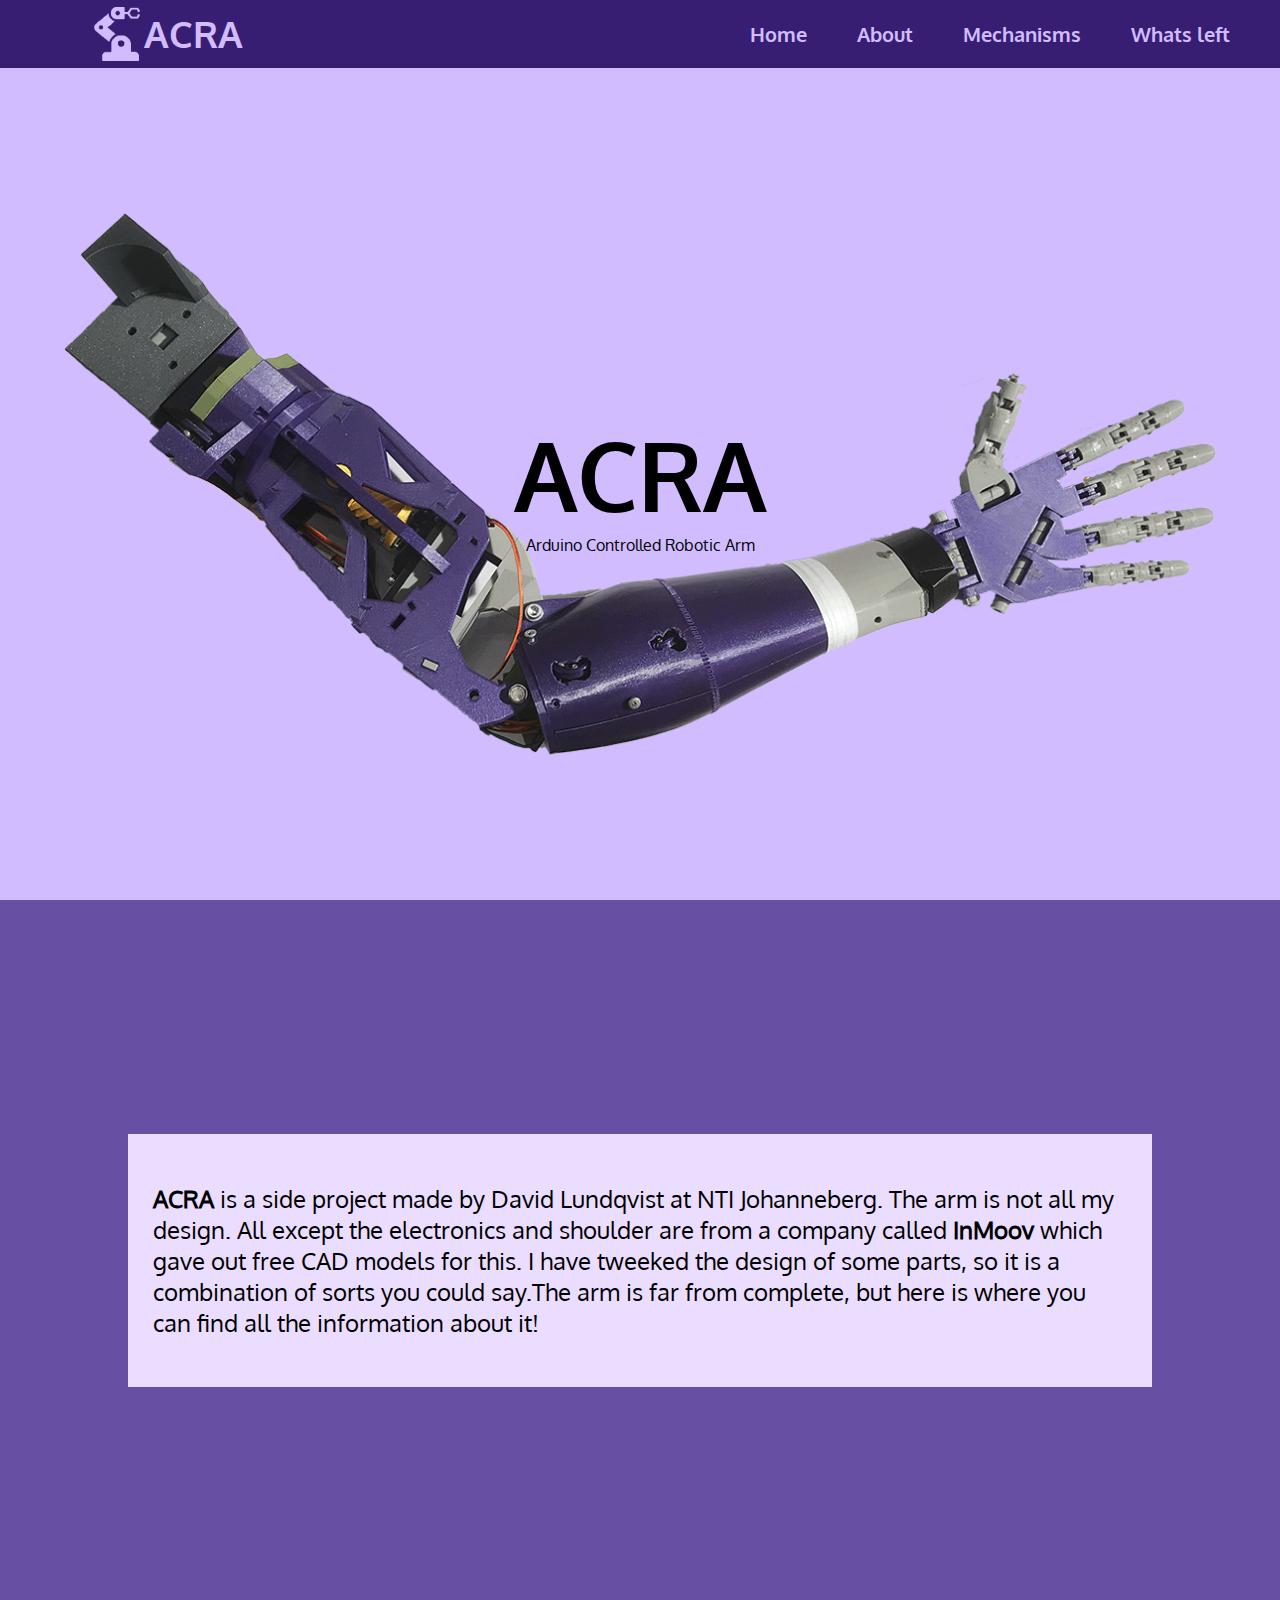
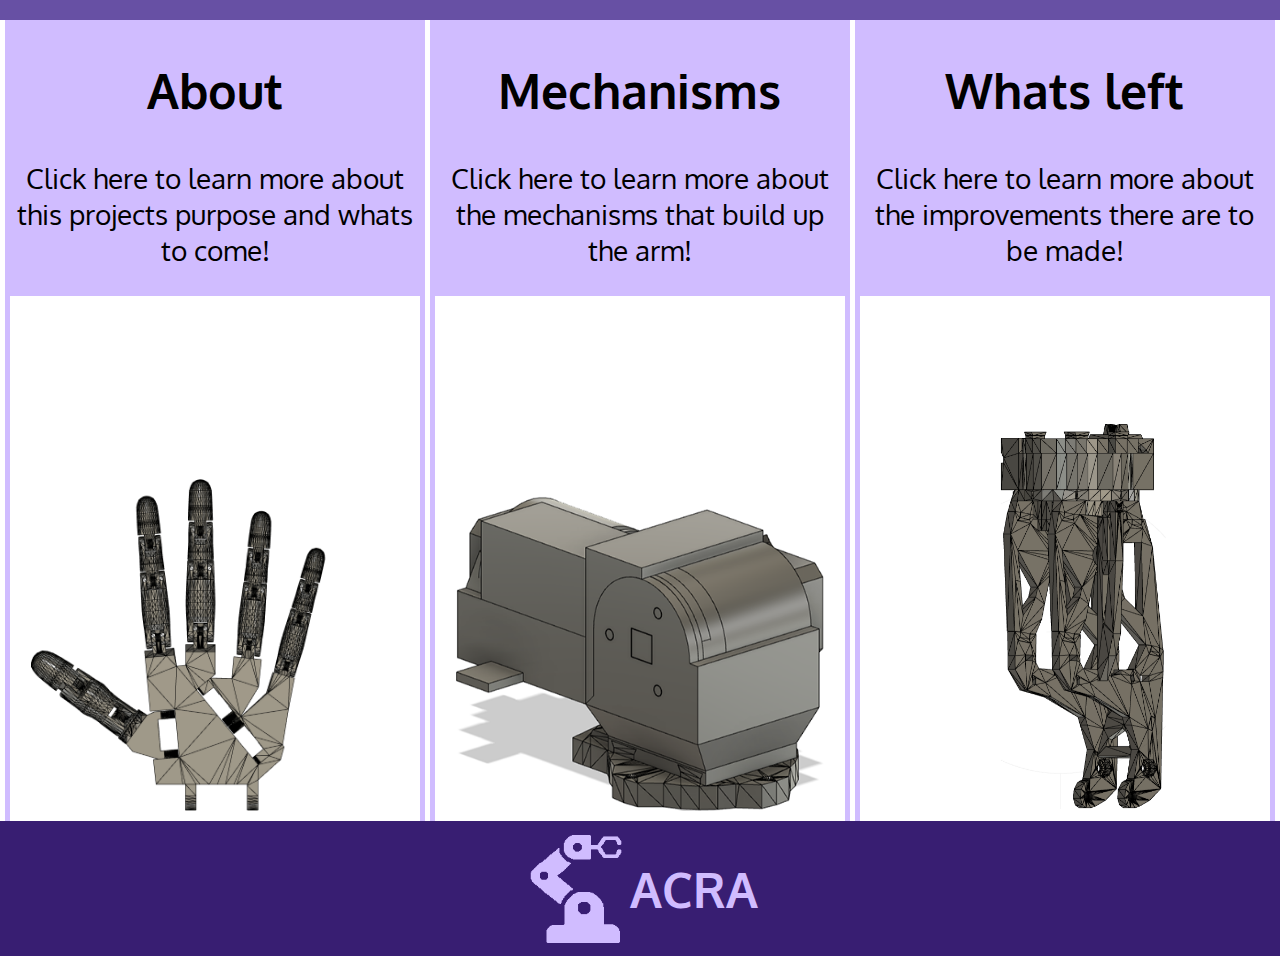
<file: index.html>
<!DOCTYPE html>
<html lang="en">
<head>
  <meta charset="UTF-8">
  <meta name="viewport" content="width=device-width, initial-scale=1.0">
  <title>HomePage</title>
  <link rel="stylesheet" href="css/css.css">
</head>
<body>

  <div class="menu">
    <a href="">Home</a>
    <a href="about.html">About</a>
    <a href="mechanisms.html">Mechanisms</a>
    <a href="whatsleft.html">Whats left</a>
  </div>
  <div class="fade-layer"></div>

  <div class="wrapper">
    
    <nav>
      <div class="menuButton">
        <img src="img/menuButton.png" alt="Menu Button">
      </div>
      <div class="logo">
        <img src="img/robotlogo.png" alt="Logo">
        <h3>ACRA</h3>
      </div>
      <a href="">Home</a>
      <a href="about.html">About</a>
      <a href="mechanisms.html">Mechanisms</a>
      <a href="whatsleft.html">Whats left</a>
    </nav>

    <header class="headerIndex">
        <div class="blur">
          <h1><strong>ACRA</strong></h1>
          <p>Arduino Controlled Robotic Arm</p>
        </div>
    </header>

    <main class="mainIndex">
      <div class="mainIndexAbout">
        <p>
          <strong>ACRA</strong> is a side project made by David Lundqvist at NTI Johanneberg. The arm is not all my design. All except the electronics
          and shoulder are from a company called <strong>InMoov</strong> which gave out free CAD models for this. I have tweeked the design of some parts,
          so it is a combination of sorts you could say.The arm is far from complete, but here is where you can find all the 
          information about it!
        </p>
      </div>
    </main>

    <section class="indexSection">
      <a href="about.html">
        <div class="indexSubtitle">
          <h2>About</h2>
          <p>Click here to learn more about this projects purpose and whats to come!</p>
        </div>
        <img src="img/palm.png" alt="Click here to learn more about the project!">
      </a>

      <a href="mechanisms.html">
        <div class="indexSubtitle">
          <h2>Mechanisms</h2>
          <p>Click here to learn more about the mechanisms that build up the arm!</p>
        </div>
        <img src="img/sHOULDER.png" alt="Click here to learn more about the mechanisms!">
      </a>
      
      <a href="whatsleft.html">
        <div class="indexSubtitle">
          <h2>Whats left</h2>
          <p>Click here to learn more about the improvements there are to be made!</p>
        </div>
        <img src="img/bicepModel.png" alt="Click here to learn more about the future of the project!">
      </a>

    </section>

    <footer>
      <img src="img/robotlogo.png" alt="Logo">
      <h3>ACRA</h3>
    </footer>

  </div>
  <script src="js/js.js"></script>
</body>
</html>
</file>
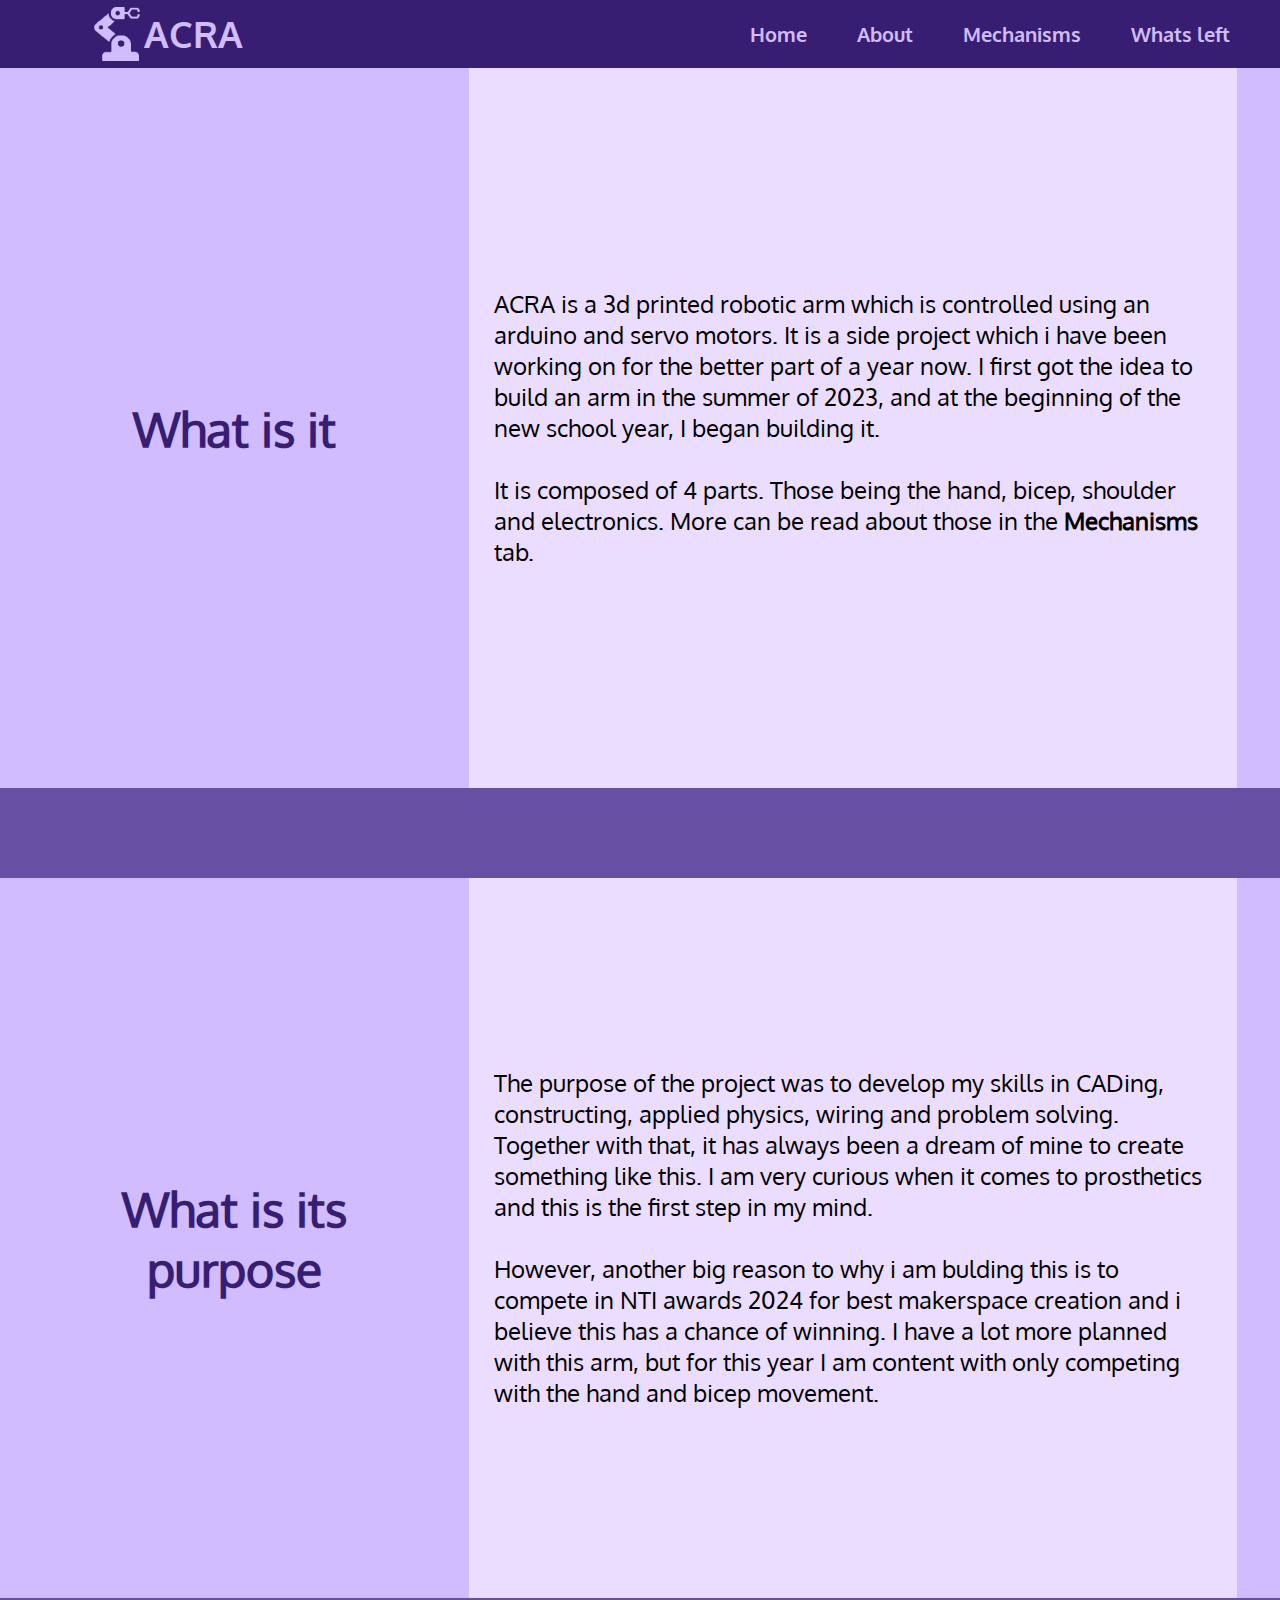
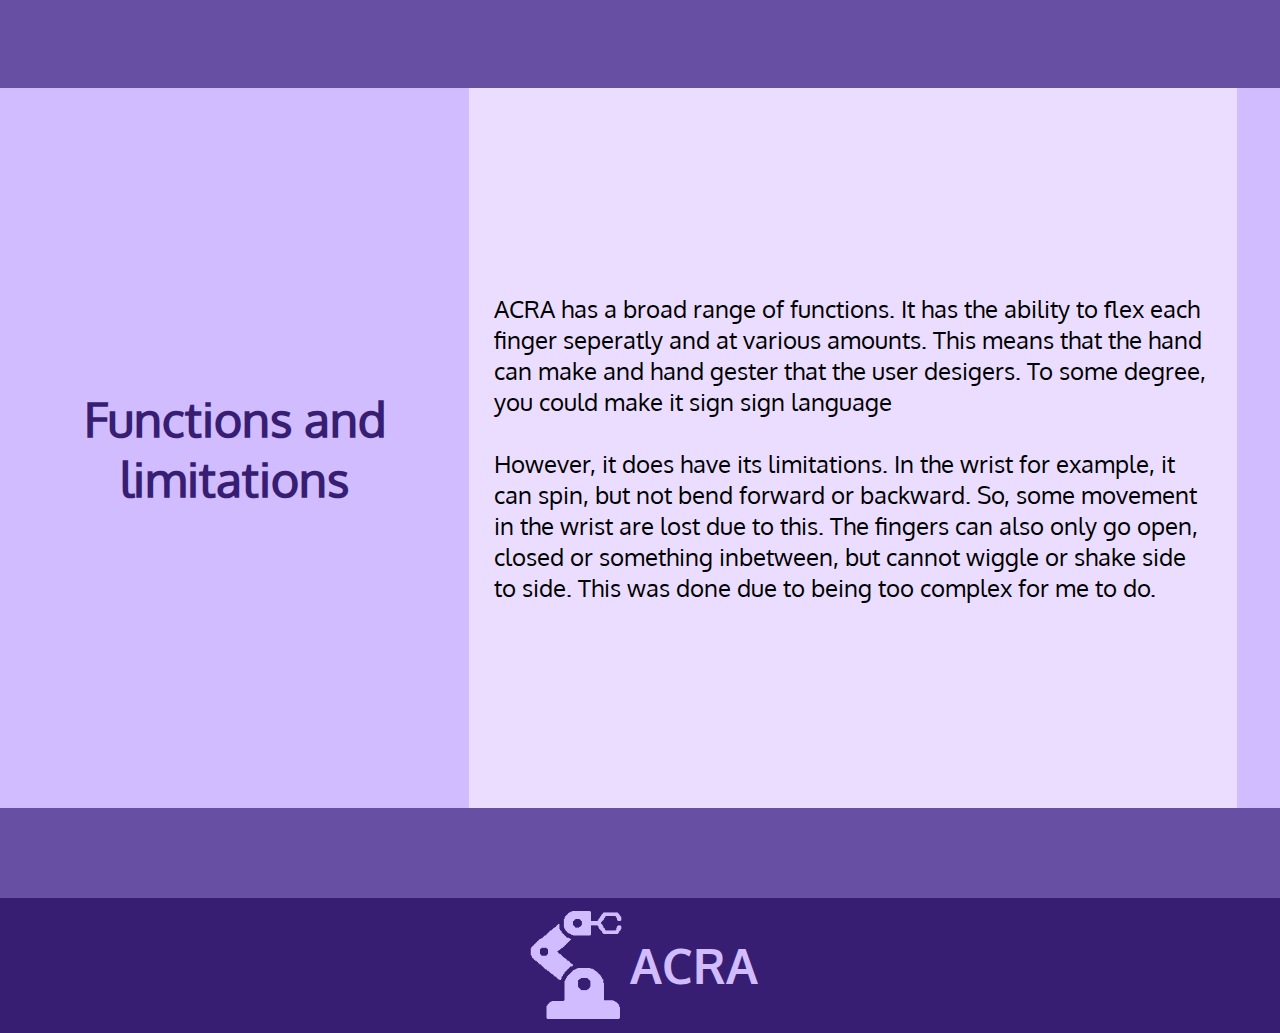
<file: about.html>
<!DOCTYPE html>
<html lang="en">
<head>
    <meta charset="UTF-8">
    <meta http-equiv="X-UA-Compatible" content="IE=edge">
    <meta name="viewport" content="width=device-width, initial-scale=1.0">
    <title>About</title>
    <link rel="stylesheet" href="css/css.css">
</head>
<body>
    <div class="menu">
        <a href="index.html">Home</a>
        <a href="">About</a>
        <a href="mechanisms.html">Mechanisms</a>
        <a href="whatsleft.html">Whats left</a>
    </div>

    <div class="fade-layer"></div>
    
    <div class="wrapperABOUT">
            
        <nav>
            <div class="menuButton">
                <img src="img/menuButton.png" alt="Menu Button">
            </div>

            <div class="logo">
                <img src="img/robotlogo.png" alt="Logo">
                <h3>ACRA</h3>
              </div>
            <a href=index.html>Home</a>
            <a href="">About</a>
            <a href="mechanisms.html">Mechanisms</a>
            <a href="whatsleft.html">Whats left</a>
        </nav>
        <main class="aboutMain">
            <section>
                <h1 class="aboutHeading">What is it</h1>
                <div class="about">
                    <p>
                        ACRA is a 3d printed robotic arm which is controlled using an arduino and servo motors. It is a side
                        project which i have been working on for the better part of a year now. I first got the idea to build an
                        arm in the summer of 2023, and at the beginning of the new school year, I began building it. <br><br> It is 
                        composed of 4 parts. Those being the hand, bicep, shoulder and electronics. More can be read about those in the
                         <b>Mechanisms</b> tab.
                    </p>
                </div>
            </section>

            <section>
                <h1 class="aboutHeading">What is its purpose</h1>
                <div class="about">
                    <p>
                        The purpose of the project was to develop my skills in CADing, constructing, applied physics, wiring and
                        problem solving. Together with that, it has always been a dream of mine to create something like this. I 
                        am very curious when it comes to prosthetics and this is the first step in my mind. <br><br> However,
                        another big reason to why i am bulding this is to compete in NTI awards 2024 for best makerspace creation
                        and i believe this has a chance of winning. I have a lot more planned with this arm, but for this year I am
                        content with only competing with the hand and bicep movement.
                    </p>
                </div>
            </section>

            <section>
                <h1 class="aboutHeading">Functions and limitations</h1>
                <div class="about">
                    <p>
                        ACRA has a broad range of functions. It has the ability to flex each finger seperatly and at various amounts.
                        This means that the hand can make and hand gester that the user desigers. To some degree, you could make it
                        sign sign language <br><br> However, it does have its limitations. In the wrist for example, it can spin, but not
                        bend forward or backward. So, some movement in the wrist are lost due to this. The fingers can also only go open, 
                        closed or something inbetween, but cannot wiggle or shake side to side. This was done due to being too complex for me to do.
                    </p>
                </div>
            </section>
        </main>
        
        <footer>
            <img src="img/robotlogo.png" alt="Logo">
            <h3>ACRA</h3>
        </footer>
    </div>
    <script src="js/js.js"></script>
</body>
</html>
</file>
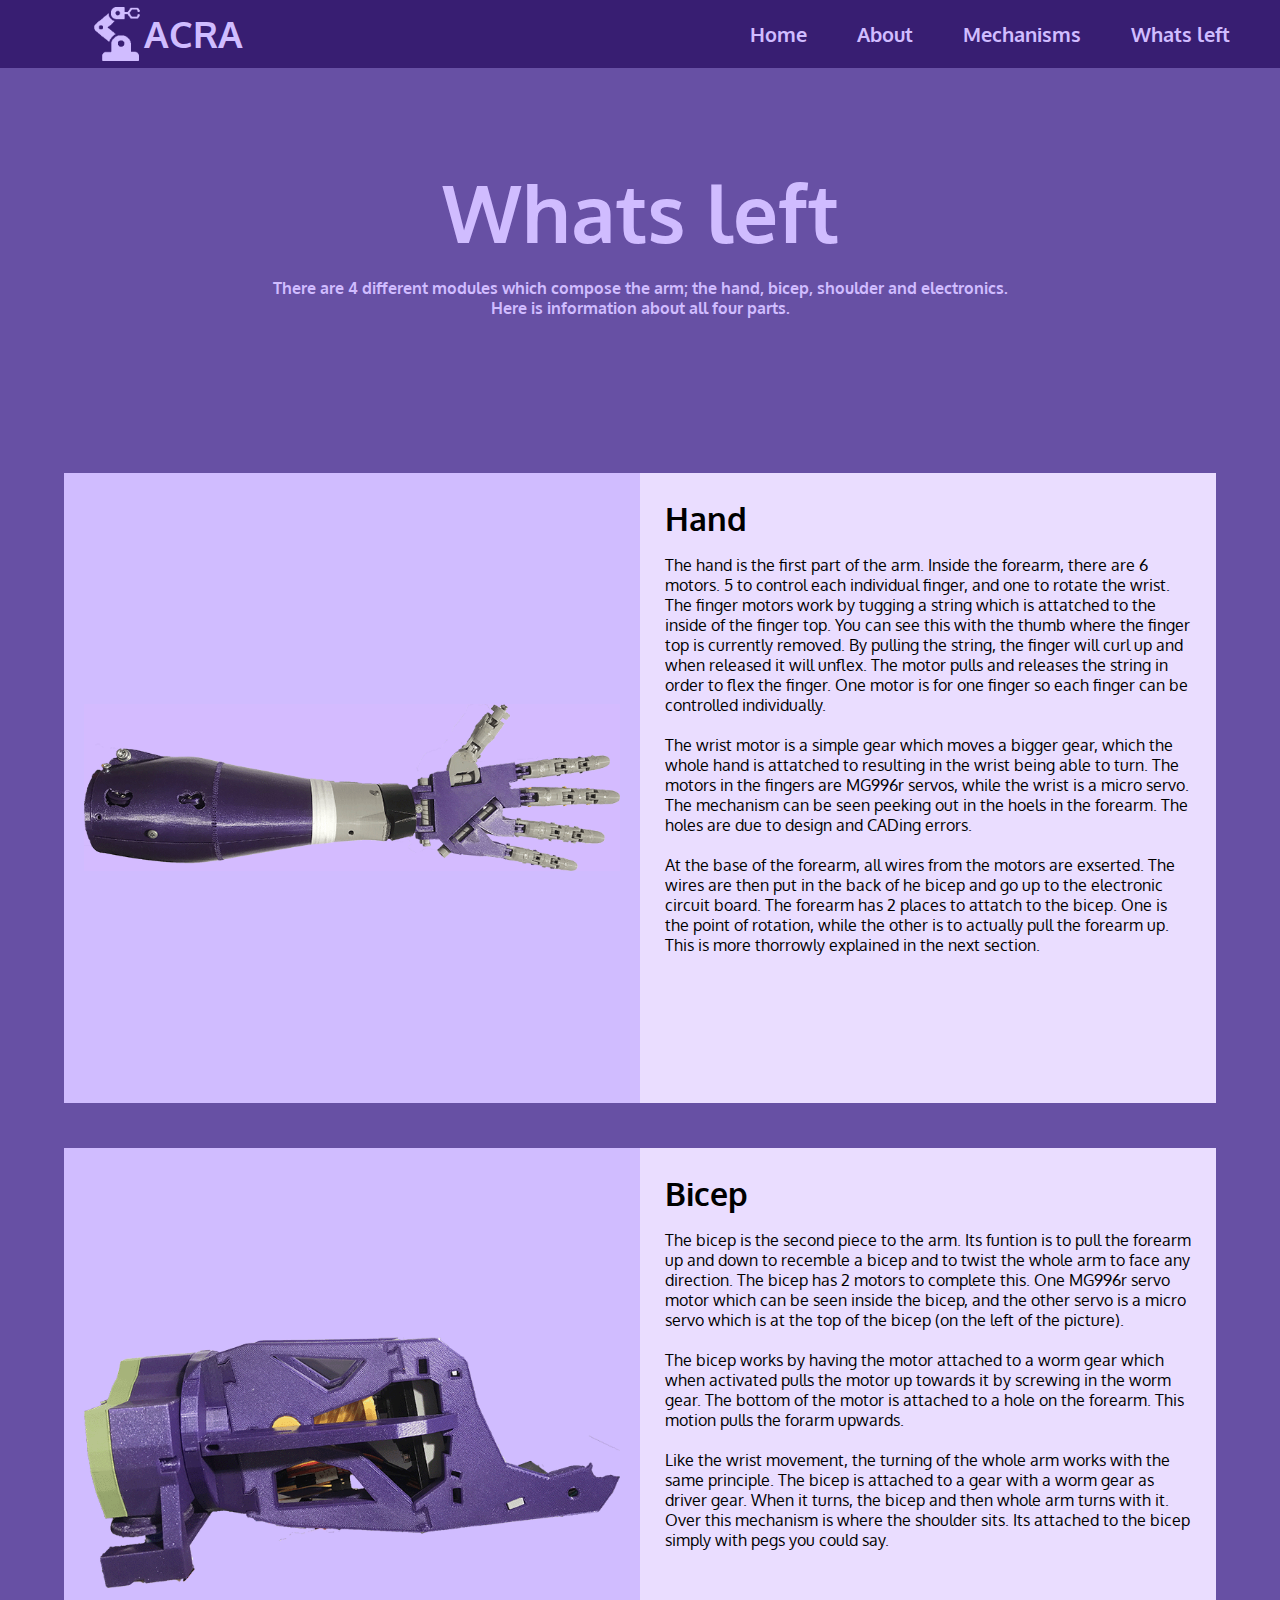
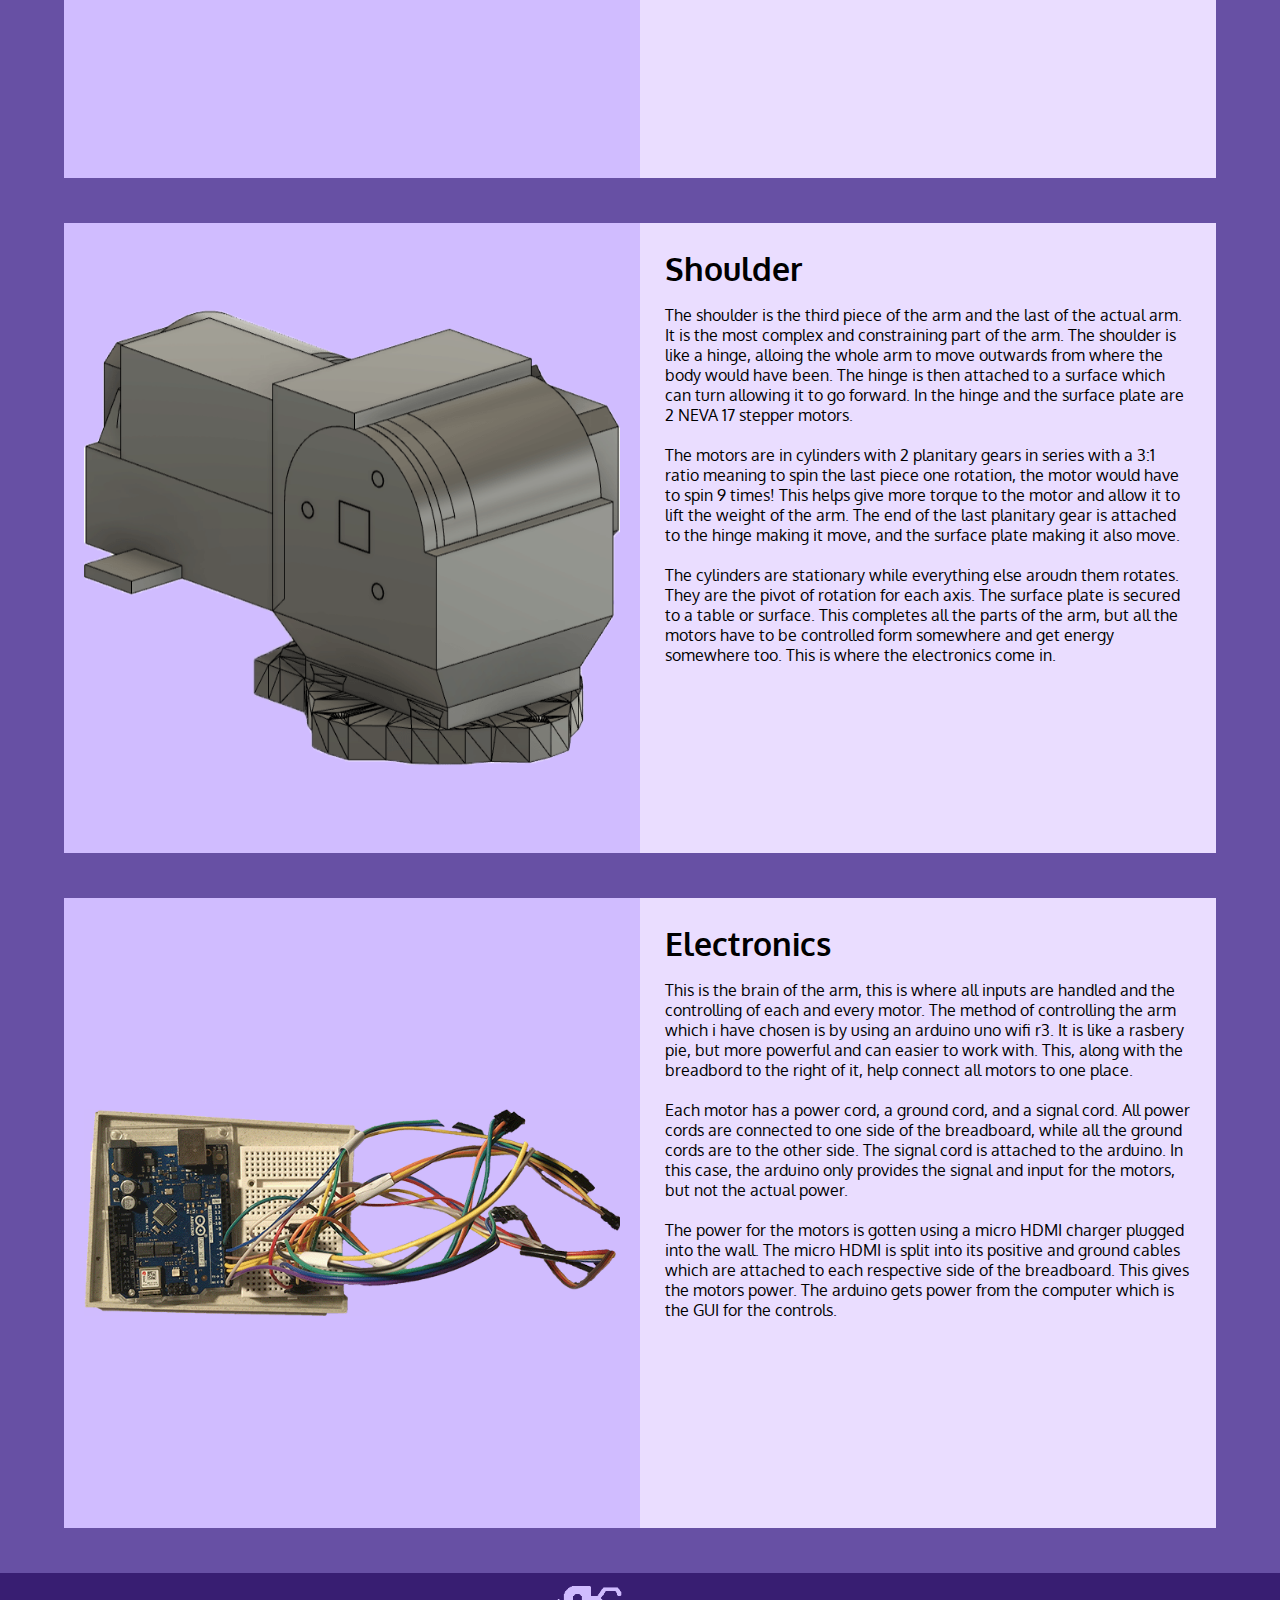
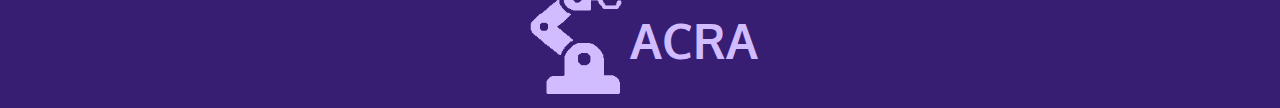
<file: mechanisms.html>
<!DOCTYPE html>
<html lang="en">
<head>
    <meta charset="UTF-8">
    <meta http-equiv="X-UA-Compatible" content="IE=edge">
    <meta name="viewport" content="width=device-width, initial-scale=1.0">
    <title>Mechanisms</title>
    <link rel="stylesheet" href="css/css.css">
</head>
<body>

    <div class="menu">
        <a href="index.html">Home</a>
        <a href="about.html">About</a>
        <a href="">Mechanisms</a>
        <a href="whatsleft.html">Whats left</a>
    </div>

    <div class="fade-layer"></div>

    <div class="wrapperMechanisms">

        <nav>
            <div class="menuButton">
                <img src="img/menuButton.png" alt="Menu Button">
            </div>
            <div class="logo">
                <img src="img/robotlogo.png" alt="Logo">
                <h3>ACRA</h3>
              </div>
            <a href="index.html">Home</a>
            <a href="about.html">About</a>
            <a href="">Mechanisms</a>
            <a href="whatsleft.html">Whats left</a>
          </nav>

          <header class="hdWhatsLeft">
            <h1>
                Whats left
            </h1>
            <p>
                There are 4 different modules which compose the arm; the hand, bicep, shoulder and electronics. <br> Here is information about all four parts.
            </p>
        </header>

        <main class="mainMechanisms">
            <section class="card">
                <img src="img/hand.png" alt="Image of robot hand/forearm">
                <div class="divMechanisms">
                    <div>
                        <h2>Hand</h2>
                        <p>
                            The hand is the first part of the arm. Inside the forearm, there are 6 motors. 5 to control each individual
                            finger, and one to rotate the wrist. The finger motors work by tugging a string which is attatched to the 
                            inside of the finger top. You can see this with the thumb where the finger top is currently removed. By
                            pulling the string, the finger will curl up and when released it will unflex. The motor pulls and releases
                            the string in order to flex the finger. One motor is for one finger so each finger can be controlled individually.
                            <br><br> The wrist motor is a simple gear which moves a bigger gear, which the whole hand is attatched to resulting
                            in the wrist being able to turn. The motors in the fingers are MG996r servos, while the wrist is a micro servo.
                            The mechanism can be seen peeking out in the hoels in the forearm. The holes are due to design and CADing errors.
                            <br><br> At the base of the forearm, all wires from the motors are exserted. The wires are then put in the back of he 
                            bicep and go up to the electronic circuit board. The forearm has 2 places to attatch to the bicep. One is the point of
                            rotation, while the other is to actually pull the forearm up. This is more thorrowly explained in the next section.
                        </p>
                    </div>
                </div>
            </section>

            <section class="card">
                <img src="img/bicep.png" alt="Image of robot bicep">
                <div class="divMechanisms">
                    <div>
                        <h2>Bicep</h2>
                        <p>
                            The bicep is the second piece to the arm. Its funtion is to pull the forearm up and down to recemble a bicep and to twist
                            the whole arm to face any direction. The bicep has 2 motors to complete this. One MG996r servo motor which can be seen inside 
                            the bicep, and the other servo is a micro servo which is at the top of the bicep (on the left of the picture). <br><br> The 
                            bicep works by having the motor attached to a worm gear which when activated pulls the motor up towards it by screwing in the 
                            worm gear. The bottom of the motor is attached to a hole on the forearm. This motion pulls the forarm upwards. <br><br> Like 
                            the wrist movement, the turning of the whole arm works with the same principle. The bicep is attached to a gear with a worm gear
                            as driver gear. When it turns, the bicep and then whole arm turns with it. Over this mechanism is where the shoulder sits. Its 
                            attached to the bicep simply with pegs you could say.
                        </p>
                    </div>
                </div>
            </section>
            
            <section class="card">
                <img src="img/ShoulderView.png" alt="Image of robot shoulder">
                <div class="divMechanisms">
                    <div>
                        <h2>Shoulder</h2>
                        <p>
                            The shoulder is the third piece of the arm and the last of the actual arm. It is the most complex and constraining part of the arm.
                            The shoulder is like a hinge, alloing the whole arm to move outwards from where the body would have been. The hinge is then attached
                            to a surface which can turn allowing it to go forward. In the hinge and the surface plate are 2 NEVA 17 stepper motors. <br><br>
                            The motors are in cylinders with 2 planitary gears in series with a 3:1 ratio meaning to spin the last piece one rotation, the motor 
                            would have to spin 9 times! This helps give more torque to the motor and allow it to lift the weight of the arm. The end of the last planitary
                            gear is attached to the hinge making it move, and the surface plate making it also move. <br><br> The cylinders are stationary while 
                            everything else aroudn them rotates. They are the pivot of rotation for each axis. The surface plate is secured to a table or surface. 
                            This completes all the parts of the arm, but all the motors have to be controlled form somewhere and get energy somewhere too. This is where
                            the electronics come in.
                        </p>
                    </div>
                </div>
            </section>

            <section class="card">
                <img src="img/electronics.png" alt="Image of electronics">
                <div class="divMechanisms">
                    <div>
                        <h2>Electronics</h2>
                        <p>
                            This is the brain of the arm, this is where all inputs are handled and the controlling of each and every motor. The method of
                            controlling the arm which i have chosen is by using an arduino uno wifi r3. It is like a rasbery pie, but more powerful and can
                            easier to work with. This, along with the breadbord to the right of it, help connect all motors to one place. <br><br> Each motor has 
                            a power cord, a ground cord, and a signal cord. All power cords are connected to one side of the breadboard, while all the ground cords
                            are to the other side. The signal cord is attached to the arduino. In this case, the arduino only provides the signal and input for the 
                            motors, but not the actual power. <br><br> The power for the motors is gotten using a micro HDMI charger plugged into the wall. The micro 
                            HDMI is split into its positive and ground cables which are attached to each respective side of the breadboard. This gives the motors power. 
                            The arduino gets power from the computer which is the GUI for the controls.
                        </p>
                    </div>
                </div>
            </section>
        </main>

        <footer>
            <img src="img/robotlogo.png" alt="Logo">
            <h3>ACRA</h3>
        </footer>

    </div>

    <script src="js/js.js"></script>
</body>
</html>
</file>
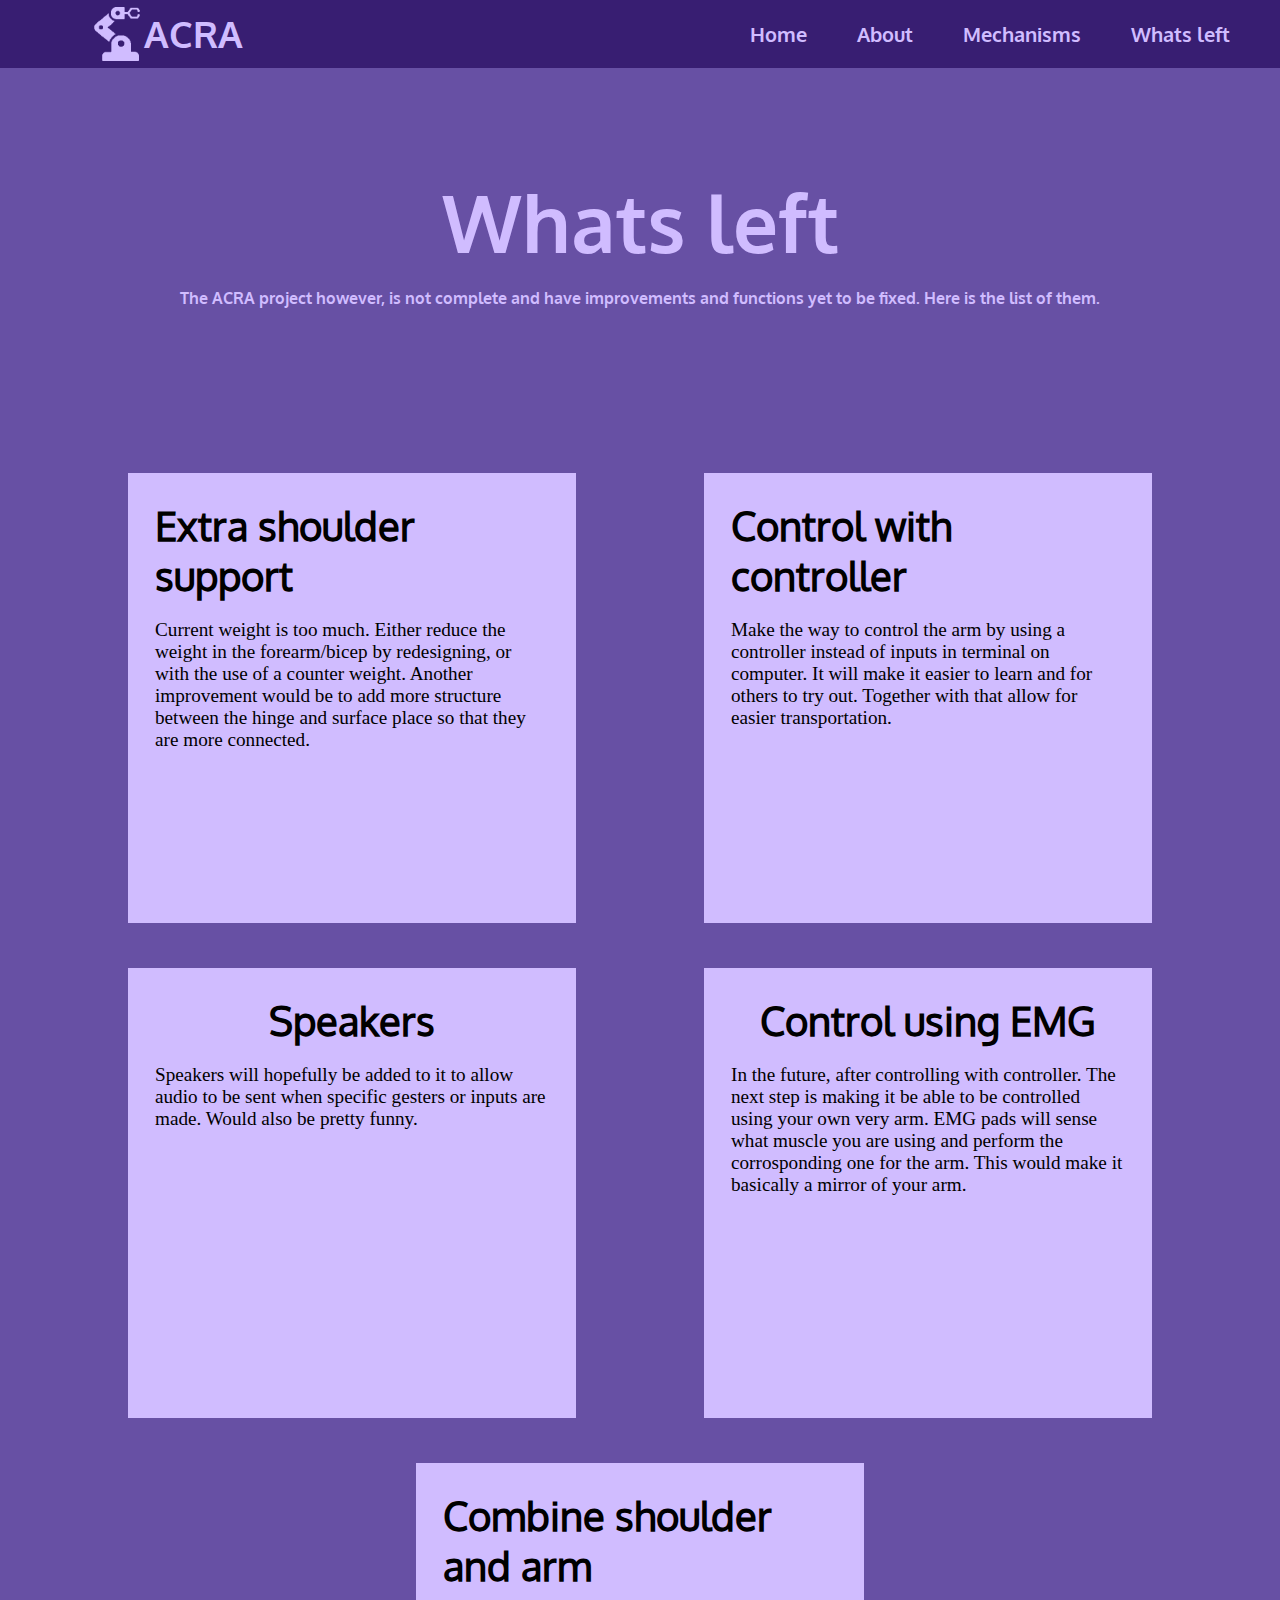
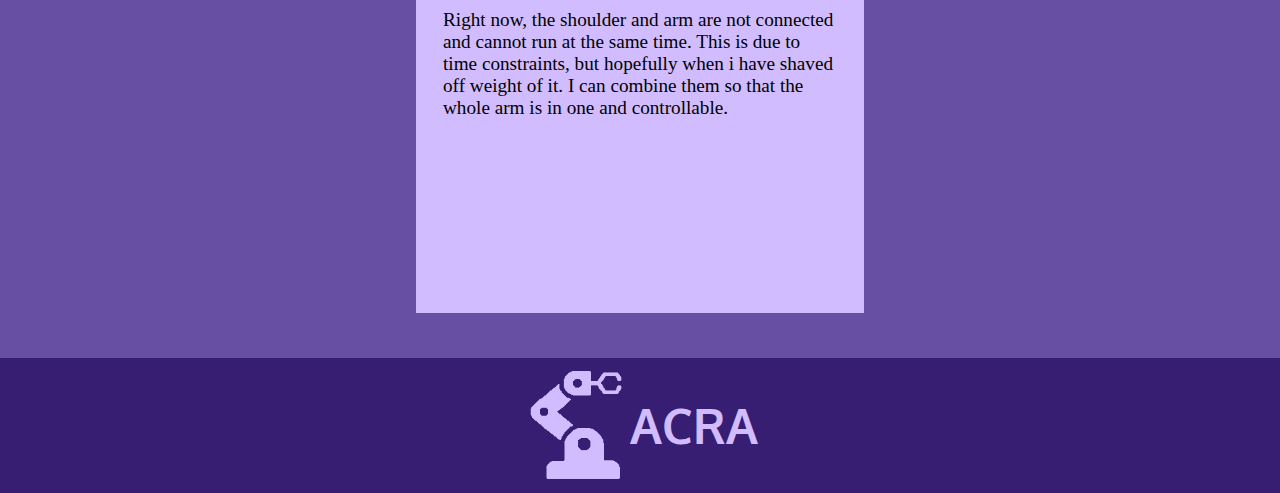
<file: whatsleft.html>
<!DOCTYPE html>
<html lang="en">
<head>
    <meta charset="UTF-8">
    <meta http-equiv="X-UA-Compatible" content="IE=edge">
    <meta name="viewport" content="width=device-width, initial-scale=1.0">
    <title>Whats Left</title>
    <link rel="stylesheet" href="css/css.css">
</head>
<body>

    <div class="menu">
        <a href="index.html">Home</a>
        <a href="about.html">About</a>
        <a href="mechanisms.html">Mechanisms</a>
        <a href="">Whats left</a>
    </div>

    <div class="fade-layer"></div>

    <div class="wrapperWhatsLeft">
        <nav>
            <div class="menuButton">
                <img src="img/menuButton.png" alt="Menu Button">
            </div>

            <div class="logo">
                <img src="img/robotlogo.png" alt="Logo">
                <h3>ACRA</h3>
            </div>

            <a href="index.html">Home</a>
            <a href="about.html">About</a>
            <a href="mechanisms.html">Mechanisms</a>
            <a href="">Whats left</a>
        </nav>

        <header class="hdWhatsLeft">
            <h1>
                Whats left
            </h1>
            <p>
                The ACRA project however, is not complete and have improvements and functions yet to be fixed. Here is the list of them.
            </p>
        </header>

        <main class="mainWhatsLeft">
            <section class="whatsLeftSection">
                <h2>Extra shoulder support</h2>
                <p>
                    Current weight is too much. Either reduce the weight in the forearm/bicep by 
                    redesigning, or with the use of a counter weight. Another improvement would be to
                    add more structure between the hinge and surface place so that they are more connected.
                </p>
            </section>
            
            <section class="whatsLeftSection">
                <h2>Control with controller</h2>
                <p> 
                    Make the way to control the arm by using a controller instead of inputs in terminal on computer.
                    It will make it easier to learn and for others to try out. Together with that allow for easier transportation.
                </p>
            </section>

            <section class="whatsLeftSection">
                <h2>Speakers</h2>
                <p>
                    Speakers will hopefully be added to it to allow audio to be sent when specific gesters or inputs are made. 
                    Would also be pretty funny.
                </p>
            </section>

            <section class="whatsLeftSection">
                <h2>Control using EMG</h2>
                <p>
                    In the future, after controlling with controller. The next step is making it be able to be controlled using 
                    your own very arm. EMG pads will sense what muscle you are using and perform the corrosponding one for the 
                    arm. This would make it basically a mirror of your arm.
                </p>
            </section>

            <section class="whatsLeftSection">
                <h2>Combine shoulder and arm</h2>
                <p>
                    Right now, the shoulder and arm are not connected and cannot run at the same time. This is due to time constraints,
                    but hopefully when i have shaved off weight of it. I can combine them so that the whole arm is in one and controllable.
                </p>
            </section>

        </main>
        
        <footer>
            <img src="img/robotlogo.png" alt="Logo">
            <h3>ACRA</h3>
        </footer>

    </div>
    <script src="js/js.js"></script>
</body>
</html>
</file>
<file: css/css.css>
@font-face {
    font-family: Oxygen-bold;
    src: url(../misc/Oxygen/Oxygen-Bold.ttf);
}

@font-face {
    font-family: Oxygen-regular;
    src: url(../misc/Oxygen/Oxygen-Regular.ttf);
}

body{
    margin: 0;
}

/* ////////////////////// FOR ALL DEVICES /////////////////////*/
    /* //////////////////////// MENU ////////////////////////*/
    .fade-layer{
        position: fixed;
        top: 0;
        left: 0;
        right: 0;
        bottom: 0;
        background-color: rgba(0,0,0,0.5);
        display: none;
        z-index: 5;
    }
    
    .fade-layer.visible{
        display: block;
    }

    .menu{
    height: 100vh;
    width: 50vw;
    background: #6750A4;
    position: fixed;
    top: 0;
    left: -90vw;
    transition: left 0.3s;
    box-shadow: 10px 0px 21px -10px rgba(0,0,0,0.75);
    z-index: 10;
    display: flex;
    flex-direction: column;
    }

    .menu a{
        margin-left: 5vw;
        text-decoration: none;
        font-size: 1.25rem;
        font-family: Oxygen-bold;
        color: #D0BCFF;  
        border-bottom: 5px solid #D0BCFF;
        margin-bottom: 20px;
    }

    .show{
        left: 0;
    }

    /* //////////////////////// INDEX HTML ////////////////////////*/
    .wrapper{
        width: 100%;
        height: 100%;
        display: grid;
        grid-template-areas: 
        "nav"
        "hd"
        "mn"
        "sec"
        "ft";
    }
    nav{
        background-color: #381E72;
        width: 100%; 
    }
    .mainIndex{
        background-color: #6750A4;
        grid-area: mn;
        display: flex;
        justify-content: center;
        align-items: center;
    }
     .mainIndexAbout{
        background-color: #EADDFF;
        font-family: Oxygen-regular;
        padding: 25px;
        box-sizing: border-box;
        width: 80vw;
        font-size: 1.5rem;
    }

    .indexSection{
        grid-area: sec;
        display: flex;
        justify-content: space-evenly;
        align-items: center;
    }
        .selection{
            flex:1;
            display: flex;
            flex-direction: column;
            justify-self: center;
            align-items: center;
            text-align: center;
            box-sizing: border-box;
        }

        .indexSection a{
            text-decoration: none;
            color: black;
            font-family: Oxygen-regular;
            height: 100%;
            width: 32%;
            display: flex;
            align-items: center;
            flex-direction: column;
            border-left: 5px solid #D0BCFF;
            border-right: 5px solid #D0BCFF;
            justify-content: space-between;
            object-fit: contain;
        }
        .indexSubtitle{
            text-align: center;
            background-color: #D0BCFF;
        }
        .indexSubtitle h2{
            font-size: 3rem;
            font-family: Oxygen-bold;
        }
        .indexSubtitle p{
            font-size: 1.75rem;
            font-family: Oxygen-regular;
            margin-top: 0;
        }
        .indexSection a img{
            width: 90%;
            margin-bottom: 10px;
        }

        .headerIndex{
            grid-area: hd;
            background-color: #D0BCFF;
            background-size: 90%;
            background-repeat: no-repeat;
            background-position: center;
            display: flex;
            justify-content: center;
            align-items: center;
        }
            .blur{
                width: 100%;
                height: 31%;
                display: flex;
                align-items: center;
                justify-content: center;
                font-size: 3rem;
                flex-direction:column;
            }
            
            .blur p{
                font-size: 1rem;
                margin: 0;
                font-family: Oxygen-regular;
            }
            
            .blur h1{
                margin: 0;
                font-family: Oxygen-bold;
            }
            
    footer{
        background-color: #381E72;
        grid-area: ft;
        display: flex;
        justify-content: center;
        align-items: center;
        color: #D0BCFF;
    }
    
    footer img{
        height: 80%;
        aspect-ratio: 1/1;
    }
    
    /* //////////////////////// ABOUT HTML ////////////////////////*/
    .wrapperABOUT{
        width: 100%;
        height: 100%;
        display: grid;
        grid-template-areas: 
        "nav"
        "mn"
        "ft";
    }

    .aboutMain{
        grid-area: mn;
        background-color: #6750A4;
    }

    .aboutMain section{
        display: flex;
        flex-direction: row;
        align-items: center;
        background-color: #D0BCFF;
        height: 80vh;
        margin-bottom: 10vh;
    }

    .about{
        height: 100%;
        background-color: #EADDFF;
        padding: 25px;
        font-size: 1.5rem;
        box-sizing: border-box;
        font-family: Oxygen-regular;
        display: flex;
        justify-content: center;
        align-items: center;
    }
    .aboutHeading{
        height: 100%;
        display: flex;
        justify-content: center;
        align-items: center;
        text-align: center;
        font-size: 3rem;
        font-family: Oxygen-regular;
        color: #381E72;
    }

     /* //////////////////////// MECHANISMS HTML ////////////////////////*/
    .wrapperMechanisms{
        width: 100%;
        height: 100%;
        display: grid;
        grid-template-areas: 
        "nav"
        "hd"
        "mn"
        "ft";
        grid-template-rows: 7.5vh 40vh 1fr 15vh;
    }

    .hdMechanisms{
        grid-area: hd;
        background-color: red;
    }

    .mainMechanisms{
        grid-area: mn;
        background-color: grey;
        display: flex;
        justify-content: center;
        align-items: center;
        background-color: #6750A4;
        padding-top: 5vh;
    }   

    .divMechanisms{
        background-color: #EADDFF;
        padding: 25px;
        box-sizing: border-box;
    }
        .divMechanisms h2{
            font-weight: 700;
            margin: 0;
            font-family: Oxygen-bold;
        }
        .divMechanisms p{
            font-family: Oxygen-regular;
        }

    .mainMechanisms img{
        box-sizing: border-box;
    }

    .card{
        margin-bottom: 5vh;
    }
    .card img{
        object-fit: contain;
        background-color: #D0BCFF;
    }

    /* //////////////////////// WHATS LEFT HTML ////////////////////////*/
    .wrapperWhatsLeft{
        width: 100%;
        height: 100%;
        display: grid;
        grid-template-areas: 
        "nav"
        "hd"
        "mn"
        "ft";
        grid-template-rows: 7.5vh 40vh 1fr 15vh;
    }

    .hdWhatsLeft{
        grid-area: hd;
        background-color: #6750A4;
        display: flex;
        justify-content: center;
        align-items: center;
        flex-direction: column;
        padding: 15px;
    }
        .hdWhatsLeft h1{
            font-family: Oxygen-bold;
            color: #D0BCFF;
            margin: 0;
        }
        .hdWhatsLeft p{
            font-family: Oxygen-bold;
            font-size: 1rem;
            color: #D0BCFF;
            text-align: center;
        }

    .mainWhatsLeft{
        grid-area: mn;
        background-color: #6750A4;
        display: flex;
        flex-wrap: wrap;
        padding-top: 5vh;
    }   

    .whatsLeftSection{
        background-color: #D0BCFF;
        display: flex;
        align-items: center;
        flex-direction: column;
        padding: 3vh;
        box-sizing: border-box;
        color: black;
        margin-bottom: 5vh;
    }
        .whatsLeftSection h2{
            font-family: Oxygen-regular;
            margin: 0;
        }
        .whatsLeftSection p{
            font-weight: 400;
            font-size: 1.2rem;
        }

/* //////////////////////// FOR DESKTOP ////////////////////////*/
@media screen and (min-width:730px){
    /* //////////////////////// INDEX HTML ////////////////////////*/
    .wrapper{
        grid-template-rows: 7.5vh 92.5vh 80vh 33% 15vh;
    }

    nav{
        height: 7.5vh;
        position: fixed;
        font-family: Oxygen-bold;
        display: flex;
        justify-content: right;
        align-items: center;
        z-index: 2;
    }
    nav a{
        text-decoration: none;
        color: #D0BCFF;
        transition: color 0.3s;
        margin-right: 50px;
        font-size: 1.25rem;
    }
    nav a:hover{
        color: white;
    }

    nav .logo{
        height: 7.5vh;
        display: flex;
        align-items: center;
        left: 10vh;
        top: 0;
        position: absolute;background-size: contain;
        font-size: 2rem;
        color: #D0BCFF;
    }
    nav .logo img{
        height: 80%;
        aspect-ratio: 1/1;
    }
    .menuButton{
        display: none;
    }
    .headerIndex{
        background-image: url(../img/fullArm.png);
    }

    footer h3{
        font-size: 3rem;
        font-family: Oxygen-bold;
    }

    /* //////////////////////// ABOUT HTML ////////////////////////*/
    .aboutMain section{
        justify-content: space-evenly;
    }
    .about{
        width: 60%;
    }
    .aboutHeading{
        width: 30%;
    }
    .wrapperABOUT{
        grid-template-rows: 7.5vh 1fr 15vh;
    }

    /* //////////////////////// MECHANISM HTML ////////////////////////*/
    .mainMechanisms{
        flex-wrap: wrap;
    } 

    .divMechanisms{
        height: 70vh;
        width: 45vw;
    }
        .divMechanisms h2{
            font-size: 2rem;
        }

    .mainMechanisms img{
        height: 70vh;
        width: 45vw;
        padding: 20px;
    }

    .card{
        display: flex;
        flex-direction: row;
    }

    /* //////////////////////// WHATS LEFT HTML ////////////////////////*/
    .whatsLeftSection{
        height: 50vh;
        width: 35vw;
    }

    .mainWhatsLeft{
        justify-content: space-evenly;
    }

    .hdWhatsLeft h1{
        font-size: 5rem;
    }

    .whatsLeftSection h2{
        font-size: 2.5rem;
    }
}

/* //////////////////////// FOR MOBIL ////////////////////////*/
@media screen and (max-width:730px){
    /* //////////////////////// INDEX HTML ////////////////////////*/
    .wrapper{
        grid-template-rows: 12.5vh 92.5vh 1fr 1fr 15vh;
    }
    
    .menuButton{
        display: inline;
        height: 10vh;
        aspect-ratio: 1/1;
        position: fixed;
        z-index: 1;
    }

    .menuButton img{
        width: 100%;
        margin-left: 1.25vh;
    }

    .mainIndex{
        padding-top: 5vh;
        padding-bottom: 5vh;
    }
    
    nav{
        display: flex;
        align-items: center;
        height: 12.5vh;
        position: fixed;
        z-index: 1;
    }

    nav a{
        display: none;
    }
    .logo{
        display: none;
    }
    
    .blur h1{
        margin-bottom: 40vh;
    }
    .headerIndex{
        background-image: url(../img/fullArmMobile.jpg);
    }

    .indexSection{
        flex-direction: column;
        background-color: #6750A4;
    }
    .selection{
        height: 100%;
    }
    .indexSection a{
        width: 100%;
        height: 32%;
    }
    .indexSection a img{
        display: none;
    }

    .indexSubtitle h2{
        font-size: 2rem;
    }
    .indexSubtitle p{
        font-size: 1rem;
    }

    .indexSubtitle{
        margin-bottom: 2vh;
    }

    footer h3{
        display: none;
    }

    /* //////////////////////// ABOUT HTML ////////////////////////*/
    .about{
        width: 100%;
        font-size: 1.25rem;
    }

    .aboutHeading{
        height: 10vh;
        font-size: 2rem;
    }

    .wrapperABOUT{
        grid-template-rows: 7.5vh 1fr 15vh;
    }

    .aboutMain section{
        flex-direction: column;
        height: auto;
    }

    /* //////////////////////// MECHANISM HTML ////////////////////////*/
    .mainMechanisms{
        flex-direction: column;
    } 
    
    .divMechanisms{
        width: 90vw;
    }
        .divMechanisms h2{
            font-size: 2rem;
        }

    .mainMechanisms img{
        width: 90vw;
        /* aspect-ratio: 1/1; */
    }

    /* //////////////////////// WHATS LEFT HTML ////////////////////////*/
    .mainWhatsLeft{
        flex-direction: column;
        align-items: center; 
    }

    .whatsLeftSection{
        width: 90vw;
    }

    .hdWhatsLeft h1{
        font-size: 3rem;
    }

    .whatsLeftSection h2{
        font-size: 2rem;
    }

    .card img{
        height: 40vh;
    }
}
</file>
